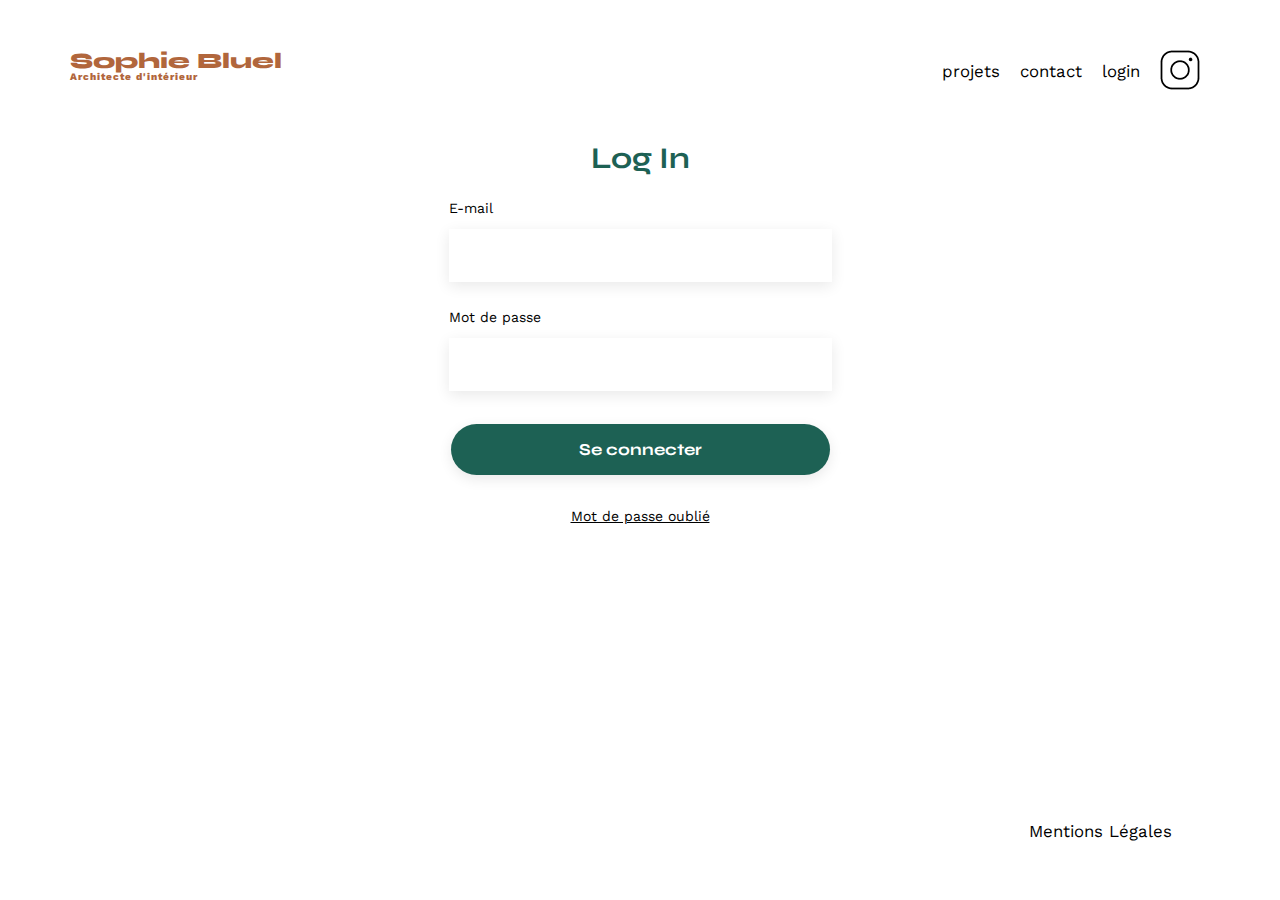
<file: FrontEnd/login.html>
<!DOCTYPE html>
<html lang="fr">
  <head>
    <meta charset="UTF-8" />
    <title>Sophie Bluel - Architecte d'intérieur - Login</title>
    <meta name="viewport" content="width=device-width, initial-scale=1.0" />
    <link rel="preconnect" href="https://fonts.googleapis.com" />
    <link rel="preconnect" href="https://fonts.gstatic.com" crossorigin />
    <link
      href="https://fonts.googleapis.com/css2?family=Syne:wght@700;800&family=Work+Sans&display=swap"
      rel="stylesheet"
    />
    <meta name="description" content="" />
    <link rel="stylesheet" href="./assets/style.css" />
    <script type="module" src="login.js" defer></script>
  </head>
  <body>
    <div class="main-container">
      <header>
        <h1>Sophie Bluel <span>Architecte d'intérieur</span></h1>
        <nav>
          <ul>
            <li><a href="/index.html">projets</a></li>
            <li>contact</li>
            <li><a href="/login.html">login</a></li>
            <li><img src="./assets/icons/instagram.png" alt="Instagram" /></li>
          </ul>
        </nav>
      </header>
      <main>
        <div id="login">
          <h2 class="titre-login">Log In</h2>
          <form class="formulaire-login" action="" method="post">
            <div class="zone-input-login">
              <label for="email">E-mail</label>
              <input type="email" id="email" name="email" required />
            </div>
            <div class="zone-input-login">
              <label for="password">Mot de passe</label>
              <input type="password" id="password" name="password" required />
            </div>
            <div id="erreur-message" style="color: red"></div>
            <div>
              <input type="submit" value="Se connecter" />
            </div>
            <div>
              <a href="#">Mot de passe oublié</a>
            </div>
          </form>
        </div>
      </main>

      <footer>
        <nav>
          <ul>
            <li>Mentions Légales</li>
          </ul>
        </nav>
      </footer>
    </div>
  </body>
</html>
</file>
<file: FrontEnd/assets/style.css>
/* http://meyerweb.com/eric/tools/css/reset/
   v2.0 | 20110126
   License: none (public domain)
*/

html,
body,
div,
span,
applet,
object,
iframe,
h1,
h2,
h3,
h4,
h5,
h6,
p,
blockquote,
pre,
a,
abbr,
acronym,
address,
big,
cite,
code,
del,
dfn,
em,
img,
ins,
kbd,
q,
s,
samp,
small,
strike,
strong,
sub,
sup,
tt,
var,
b,
u,
i,
center,
dl,
dt,
dd,
ol,
ul,
li,
fieldset,
form,
label,
legend,
table,
caption,
tbody,
tfoot,
thead,
tr,
th,
td,
article,
aside,
canvas,
details,
embed,
figure,
figcaption,
footer,
header,
hgroup,
menu,
nav,
output,
ruby,
section,
summary,
time,
mark,
audio,
video {
  margin: 0;
  padding: 0;
  border: 0;
  font-size: 100%;
  font: inherit;
  vertical-align: baseline;
}

/* HTML5 display-role reset for older browsers */
article,
aside,
details,
figcaption,
figure,
footer,
header,
hgroup,
menu,
nav,
section {
  display: block;
}

.icon-edition {
  margin: 0 10px;
}

body {
  line-height: 1;
}

ol,
ul {
  list-style: none;
}

blockquote,
q {
  quotes: none;
}

blockquote:before,
blockquote:after,
q:before,
q:after {
  content: "";
  content: none;
}

table {
  border-collapse: collapse;
  border-spacing: 0;
}
/** end reset css**/

.main-container {
  max-width: 1140px;
  margin: auto;
  font-family: "Work Sans";
  font-size: 14px;
}

header {
  display: flex;
  justify-content: space-between;
  margin: 50px 0;
}

section {
  margin: 50px 0;
}

h1 {
  display: flex;
  flex-direction: column;
  font-family: "Syne";
  font-size: 22px;
  font-weight: 800;
  color: #b1663c;
}

h1 > span {
  font-family: "Work Sans";
  font-size: 10px;
  letter-spacing: 0.1em;
}

h2 {
  font-family: "Syne";
  font-weight: 700;
  font-size: 30px;
  color: #1d6154;
}

nav ul {
  display: flex;
  align-items: center;
  list-style-type: none;
}

nav li {
  padding: 0 10px;
  font-size: 1.2em;
}

a {
  color: black;
  text-decoration: none;
}

a:hover {
  color: #b1663c;
}

li:hover {
  color: #b1663c;
}

#introduction {
  display: flex;
  align-items: center;
}

#introduction figure {
  flex: 1;
}

#introduction img {
  display: block;
  margin: auto;
  width: 80%;
}

#introduction article {
  flex: 1;
}

#introduction h2 {
  margin-bottom: 1em;
}

#introduction p {
  margin-bottom: 0.5em;
}

.en-tete-portfolio {
  display: flex;
  justify-content: center;
  align-content: center;
}

#portfolio {
  margin-top: 10em;
}

#portfolio h2 {
  text-align: center;
  margin-bottom: 1em;
  margin-right: 0.7em;
}

.bouton-container {
  display: flex;
  width: 100%;
  justify-content: center;
  margin-bottom: 20px;
}

.btn {
  display: inline-block;
  border-radius: 60px;
  border: #1d6154 solid 1px;
  font-family: "Syne";
  color: #1d6154;
  background-color: transparent;
  margin-right: 10px;
  padding: 10px 30px;
  font-weight: 700;
  font-size: 16px;
  line-height: 19.2px;
}

.btn:hover {
  background-color: #1d6154;
  color: #ffffff;
}

.gallery {
  width: 100%;
  display: grid;
  grid-template-columns: 1fr 1fr 1fr;
  grid-column-gap: 20px;
  grid-row-gap: 20px;
}

.gallery img {
  width: 100%;
}

#contact {
  width: 50%;
  margin: auto;
}

#contact > * {
  text-align: center;
}

#contact h2 {
  margin-bottom: 20px;
}

#contact form {
  text-align: left;
  margin-top: 30px;
  display: flex;
  flex-direction: column;
}

#contact input {
  height: 50px;
  font-size: 1.2em;
  border: none;
  box-shadow: 0px 4px 14px rgba(0, 0, 0, 0.09);
}

#contact label {
  margin: 2em 0 1em 0;
}

#contact textarea {
  border: none;
  box-shadow: 0px 4px 14px rgba(0, 0, 0, 0.09);
}

input[type="submit"] {
  font-family: "Syne";
  font-weight: 700;
  color: white;
  background-color: #1d6154;
  margin: 2em auto;
  width: 180px;
  text-align: center;
  border-radius: 60px;
}

footer nav ul {
  display: flex;
  justify-content: flex-end;
  margin: 2em;
}

/* Login */

#login {
  display: flex;
  flex-direction: column;
  justify-content: center;
  align-items: center;
  margin-bottom: 300px;
}

.zone-input-login {
  display: flex;
  flex-direction: column;
  justify-content: center;
  align-items: flex-start;
}

#login form {
  display: flex;
  flex-direction: column;
  justify-content: center;
  align-items: center;
}

#login input {
  width: 379px;
  height: 51px;
  font-size: 1.2em;
  border: none;
  box-shadow: 0px 4px 14px rgba(0, 0, 0, 0.09);
}

#login label {
  margin: 2em 0 1em 0;
}

input[type="submit"] {
  font-family: "Syne";
  font-weight: 700;
  color: white;
  background-color: #1d6154;
  margin: 2em auto;
  width: 180px;
  text-align: center;
  border-radius: 60px;
}

#login a {
  text-decoration: underline;
}

/* Mode édition */

/* Bannière */
.edition-container {
  height: 59px;
  width: 100%;
  display: flex;
  align-items: center;
  justify-content: center;
  background-color: black;
  color: white;
  font-family: "Work Sans";
}

/* Bouton modifier */
.bouton-modifier {
  display: flex;
  align-items: center;
  background-color: transparent;
  border: none;
  margin-bottom: 2em;
}

/* Gallerie miniature */
.modal {
  position: fixed;
  top: 0;
  left: 0;
  width: 100%;
  height: 100%;
  background: rgba(0, 0, 0, 0.5);
  overflow: scroll;
  display: flex;
  align-items: center;
  justify-content: center;
}

.modal-wrapper {
  overflow: auto;
  border-radius: 10px;
  top: 660px;
  left: 405px;
  width: 430px;
  height: 688px;

  max-width: calc(100vh - 20px);
  max-height: calc(100vh - 20px);
  background-color: #fff;
  padding: 20px 100px;
}

.modal-wrapper .croix-fermer {
  background-color: transparent;
  border: none;
  width: 24px;
  height: 24px;
  top: 686px;
  left: 981px;
}

.modal-wrapper h1 {
  font-family: "Work Sans";
  color: black;
  font-weight: 400;
  margin: 1em;
}

.modal-header {
  text-align: end;
}

.modal-title {
  text-align: center;
  margin-bottom: 50px;
}

.gallery-miniature {
  display: flex;
  flex-wrap: wrap;
  gap: 5px;
}

.gallery-miniature .bloc-elements img {
  width: 100%;
}

.gallery-miniature .bloc-elements {
  height: auto;
  width: 19%;
  margin-bottom: 25px;
  position: relative;
}

.modal-footer,
.modal-ajout-footer {
  padding: 30px;
  margin-top: 40px;
  text-align: center;
  border-top: 1px solid #b3b3b3;
}

.ajout-photo {
  margin-top: 1em;
  border: none;
  background-color: #1d6154;
  color: #ffffff;
  border-radius: 60px;
  width: 237px;
  height: 36px;
}

.bloc-poubelle {
  background-color: black;
  width: 17px;
  height: 17px;
  border-radius: 2px;
  position: absolute;
  display: flex;
  align-content: center;
  justify-content: center;
  top: 5px;
  right: 5px;
  padding: 1px;
}

.poubelle {
  color: #ffffff;
  margin-top: 2px;
  font-size: 12px;
}

/* Modal ajout photo */
/* Container ajout photo */
.fleche-retour {
  background-color: transparent;
  border: none;
}

.zone-input-modal {
  display: flex;
  flex-direction: column;
  justify-content: center;
  align-content: center;
  margin-bottom: 20px;
}

.container-ajout-photo {
  display: flex;
  flex-direction: column;
  justify-content: center;
  align-items: center;
  background-color: #e8f1f6;
  border-radius: 3px;
  text-align: center;
}

.icon-photo {
  font-size: 76px;
  color: #b9c5cc;
  margin-top: 20px;
}

.zone-ajout-photo {
  display: flex;
  flex-direction: column;
  justify-content: center;
  align-items: center;
}

.label-ajouter-photo {
  border-radius: 50px;
  background-color: #cbd6dc;
  color: #306685;
  padding: 10px;
  width: 100%;
  margin: 10px;
}

.format-photo {
  font-size: 10px;
  color: #444444;
  margin-bottom: 20px;
}

.titre-input-modal {
  margin-bottom: 10px;
}

.zone-choix {
  width: 100%;
  height: 50px;
  font-size: 1.2em;
  border: none;
  box-shadow: 0px 4px 14px rgba(0, 0, 0, 0.09);
  background-color: transparent;
}

.bouton-valider:disabled {
  background-color: #a7a7a7;
}

.bouton-valider {
  padding: 5px;
  border: none;
  width: 70%;
  margin-top: 1em;
  border: none;
  background-color: #1d6154;
  color: #ffffff;
  border-radius: 60px;
  height: 36px;
}

/* Visibilité */
.hidden {
  display: none;
}

.visible {
  visibility: hidden;
}
</file>
